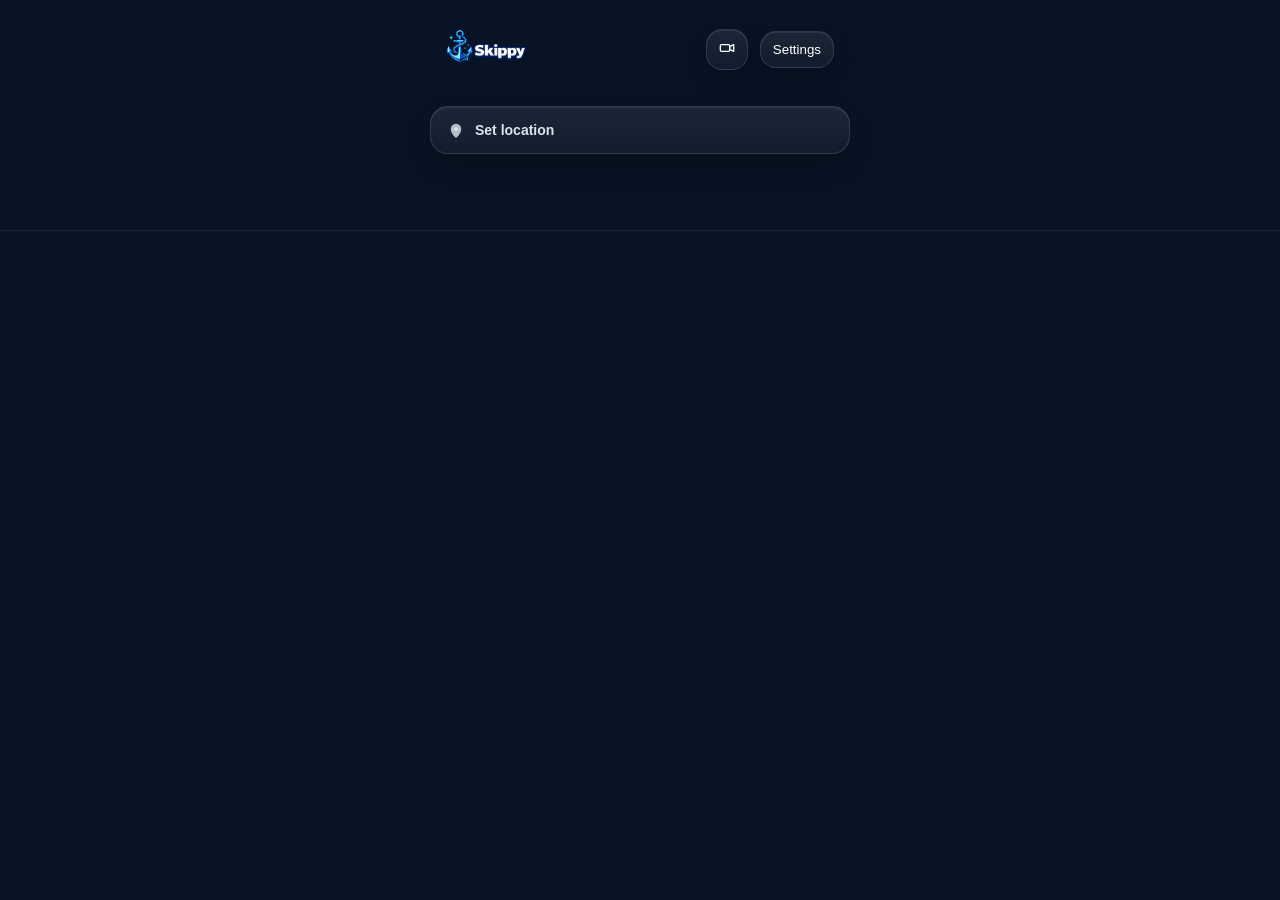
<file: docs/index.html>
<!doctype html>
<html lang="en">
  <head>
    <meta charset="utf-8" />
    <meta name="viewport" content="width=device-width,initial-scale=1" />
    <title>Skippy</title>
    <link rel="stylesheet" href="./styles.css" />
  </head>
  <body>
    <div id="splash" class="splash">
      <img src="./assets/skippy.png" alt="Skippy" class="splash-logo" />
    </div>

    <div id="appRoot">
      <div class="container">
      
      
        <div class="topbar">
          <div>
            <img src="./assets/logo_horz.png" alt="Skippy" class="logo-horz" />
            <!-- <div id="location" class="muted small">South Devon UK</div> -->
          </div>
        
          <div style="flex:1"></div>
        
          <button id="webcamBtn" class="btn" aria-label="Webcam">
            <span style="display:inline-flex; align-items:center;">
              <svg viewBox="0 0 24 24" width="16" height="16" aria-hidden="true" focusable="false">
                <path d="M4 7h10a2 2 0 0 1 2 2v6a2 2 0 0 1-2 2H4a2 2 0 0 1-2-2V9a2 2 0 0 1 2-2z"
                      fill="none" stroke="currentColor" stroke-width="2" stroke-linejoin="round"/>
                <path d="M16 10l6-3v10l-6-3v-4z"
                      fill="none" stroke="currentColor" stroke-width="2" stroke-linejoin="round"/>
              </svg>
            </span>
          </button>
        
          <button id="settingsBtn" class="btn">Settings</button>
        </div>

    

        <div class="spacer"></div>
          <div id="hoursModeCard" class="card hours-mode-card" role="button" aria-label="Daily hours mode (tap to change)">
          <div class="row">
            <div class="muted small">Daily hours mode</div>
            <div id="hoursModePill" class="pill">�</div>
          </div>
        </div>
        
        <div class="spacer"></div>


        <button id="locationBar" class="location-bar" type="button" aria-label="Set location">
          <div class="location-left">
            <!-- SVG pin icon (reliable across iOS/PWA, avoids emoji rendering issues) -->
            <svg
              class="location-pin"
              viewBox="0 0 24 24"
              width="18"
              height="18"
              aria-hidden="true"
              focusable="false"
            >
              <path
                d="M12 22s7-5.3 7-12a7 7 0 1 0-14 0c0 6.7 7 12 7 12z"
                fill="currentColor"
              ></path>
              <circle cx="12" cy="10" r="2.5" fill="rgba(255,255,255,0.85)"></circle>
            </svg>

            <span id="locationLabel" class="location-label">Set location</span>
          </div>
        </button>

        <div class="spacer"></div>

        <!-- Current conditions card -->
        <div id="condCard" class="card" style="display:none;">
          <div class="muted small">Loading...</div>
        </div>

        <div class="spacer"></div>

        <div id="bestCard" class="card">
          <div class="muted small">Best day this week</div>
          <div class="spacer"></div>
          <div class="muted small">Loading...</div>
        </div>

        <div class="spacer"></div>

        <div id="forecastLabel" class="muted small">weekly forecast</div>
        <div class="spacer"></div>

        <div id="days" class="list"></div>

        <div class="spacer"></div>
        <div class="muted small" id="footerNote"></div>
      </div>

      <div class="footerbar">
        <div class="row">
          <!-- (optional footer nav later) -->
        </div>
      </div>
    </div>

    <script src="./config.js"></script>
    <script type="module" src="./app.js"></script>
  </body>
</html>
</file>
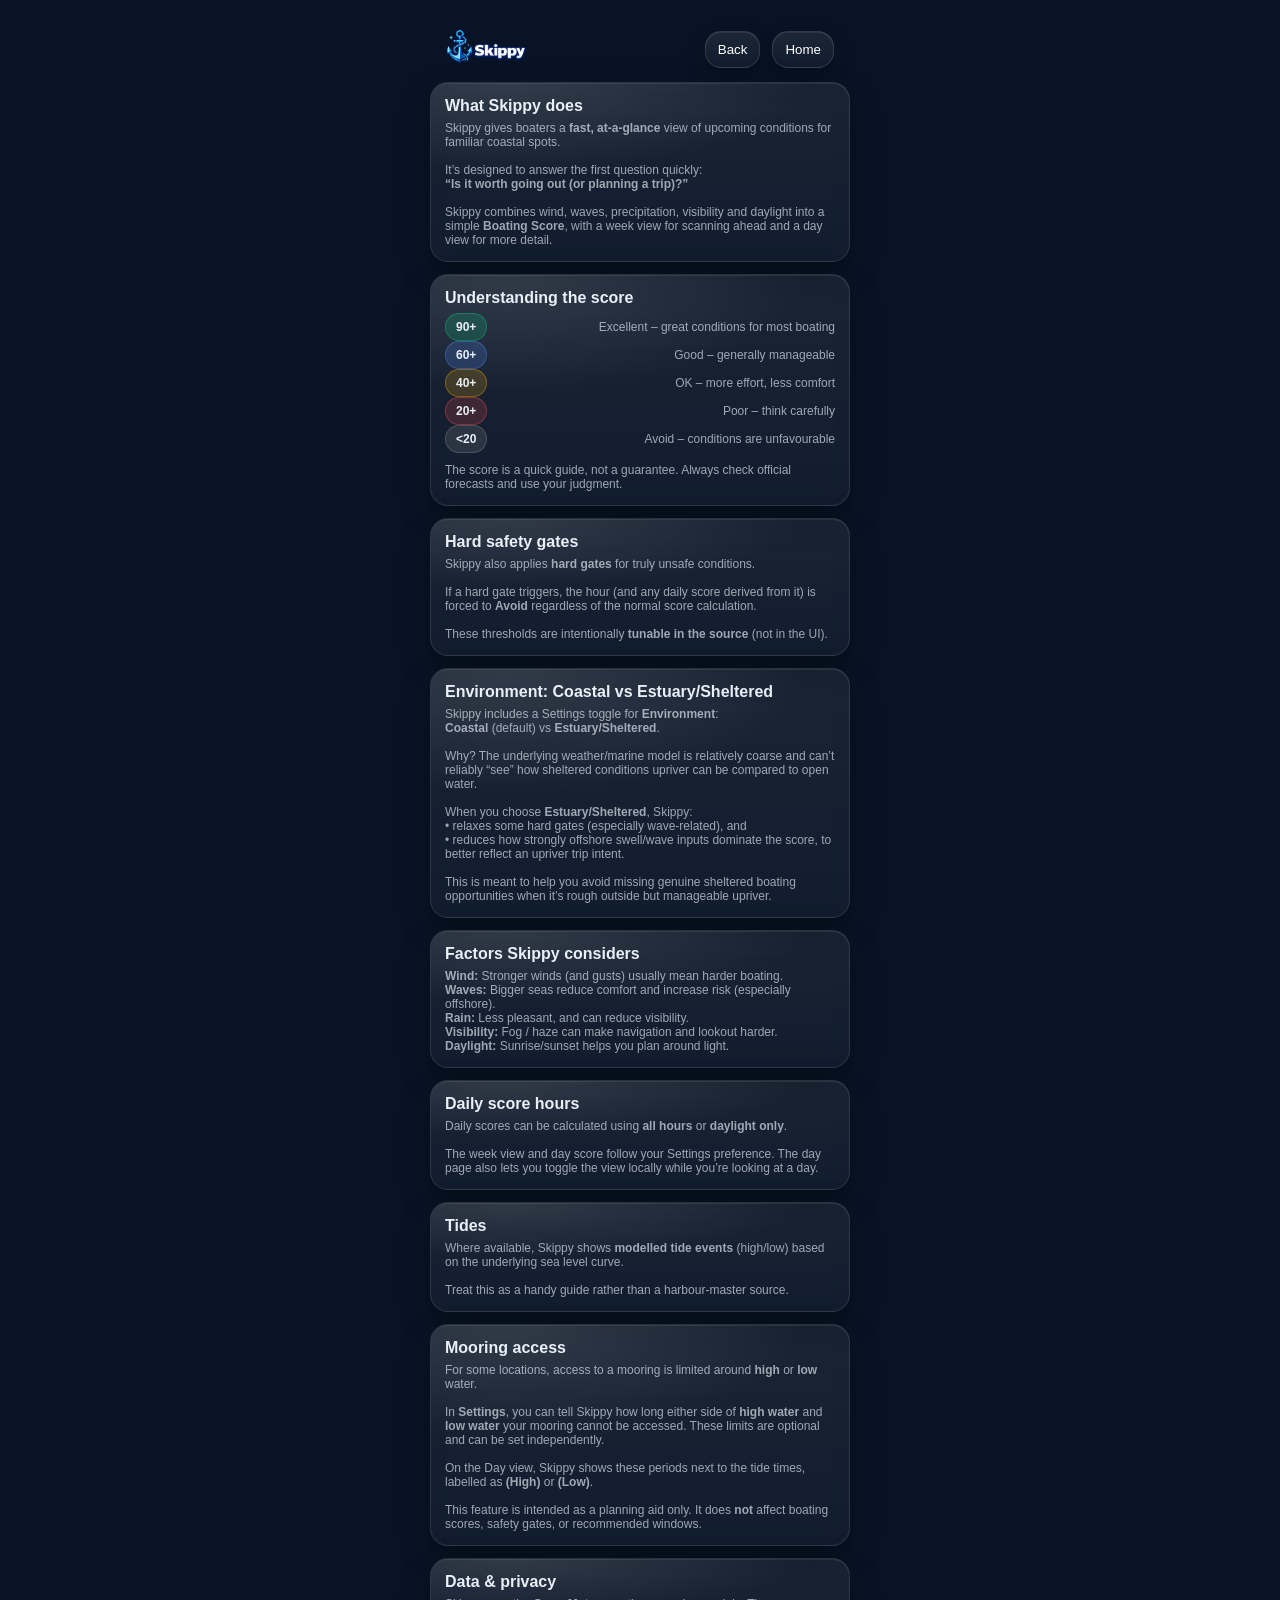
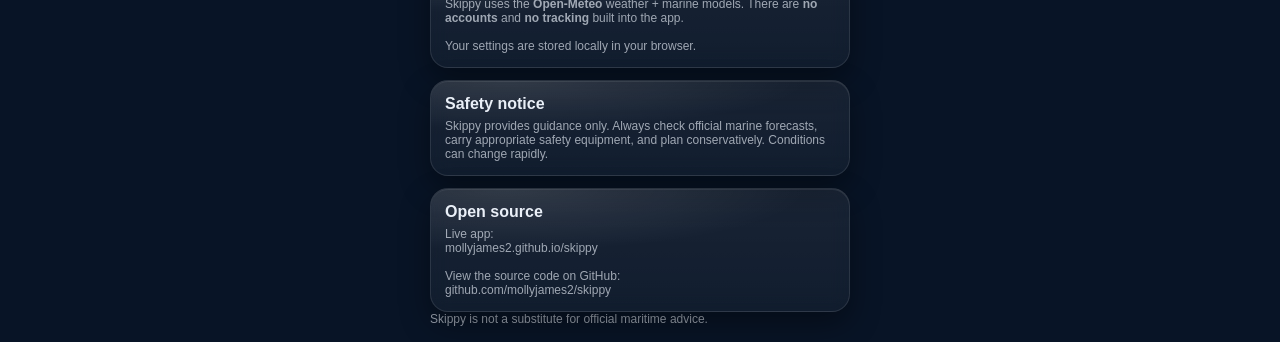
<file: docs/about.html>
<!doctype html>
<!-- Updated: 2026-01-24 -->
<html lang="en">
  <head>
    <meta charset="utf-8" />
    <meta name="viewport" content="width=device-width, initial-scale=1" />
    <title>Skippy - About</title>
    <link rel="stylesheet" href="./styles.css" />
  </head>

  <body>
    <div class="container">
      <div class="topbar">
        <img src="./assets/logo_horz.png" alt="Skippy" class="logo-horz" />
        <div style="flex: 1"></div>

        <button id="backBtn" class="btn">Back</button>
        <button id="homeBtn" class="btn">Home</button>
      </div>

      <div class="card">
        <div style="font-weight: 800; margin-bottom: 6px">What Skippy does</div>
        <div class="muted small">
          Skippy gives boaters a <b>fast, at-a-glance</b> view of upcoming conditions for
          familiar coastal spots.
          <br /><br />
          It’s designed to answer the first question quickly:
          <br />
          <b>“Is it worth going out (or planning a trip)?”</b>
          <br /><br />
          Skippy combines wind, waves, precipitation, visibility and daylight into a simple
          <b>Boating Score</b>, with a week view for scanning ahead and a day view for more
          detail.
        </div>
      </div>

      <div class="spacer"></div>

      <div class="card">
        <div style="font-weight: 800; margin-bottom: 6px">Understanding the score</div>

        <div class="row">
          <div class="pill excellent">90+</div>
          <div class="muted small">Excellent – great conditions for most boating</div>
        </div>

        <div class="row">
          <div class="pill good">60+</div>
          <div class="muted small">Good – generally manageable</div>
        </div>

        <div class="row">
          <div class="pill ok">40+</div>
          <div class="muted small">OK – more effort, less comfort</div>
        </div>

        <div class="row">
          <div class="pill poor">20+</div>
          <div class="muted small">Poor – think carefully</div>
        </div>

        <div class="row">
          <div class="pill avoid">&lt;20</div>
          <div class="muted small">Avoid – conditions are unfavourable</div>
        </div>

        <div class="muted small" style="margin-top: 10px">
          The score is a quick guide, not a guarantee. Always check official forecasts and
          use your judgment.
        </div>
      </div>

      <div class="spacer"></div>

      <div class="card">
        <div style="font-weight: 800; margin-bottom: 6px">Hard safety gates</div>

        <div class="muted small">
          Skippy also applies <b>hard gates</b> for truly unsafe conditions.
          <br /><br />
          If a hard gate triggers, the hour (and any daily score derived from it) is forced
          to <b>Avoid</b> regardless of the normal score calculation.
          <br /><br />
          These thresholds are intentionally <b>tunable in the source</b> (not in the UI).
        </div>
      </div>

      <div class="spacer"></div>

      <div class="card">
        <div style="font-weight: 800; margin-bottom: 6px">
          Environment: Coastal vs Estuary/Sheltered
        </div>

        <div class="muted small">
          Skippy includes a Settings toggle for <b>Environment</b>:
          <br />
          <b>Coastal</b> (default) vs <b>Estuary/Sheltered</b>.
          <br /><br />
          Why? The underlying weather/marine model is relatively coarse and can’t reliably
          “see” how sheltered conditions upriver can be compared to open water.
          <br /><br />
          When you choose <b>Estuary/Sheltered</b>, Skippy:
          <br />
          • relaxes some hard gates (especially wave-related), and<br />
          • reduces how strongly offshore swell/wave inputs dominate the score,
          to better reflect an upriver trip intent.
          <br /><br />
          This is meant to help you avoid missing genuine sheltered boating opportunities
          when it’s rough outside but manageable upriver.
        </div>
      </div>

      <div class="spacer"></div>

      <div class="card">
        <div style="font-weight: 800; margin-bottom: 6px">Factors Skippy considers</div>

        <div class="muted small">
          <b>Wind:</b> Stronger winds (and gusts) usually mean harder boating.<br />
          <b>Waves:</b> Bigger seas reduce comfort and increase risk (especially offshore).<br />
          <b>Rain:</b> Less pleasant, and can reduce visibility.<br />
          <b>Visibility:</b> Fog / haze can make navigation and lookout harder.<br />
          <b>Daylight:</b> Sunrise/sunset helps you plan around light.
        </div>
      </div>

      <div class="spacer"></div>

      <div class="card">
        <div style="font-weight: 800; margin-bottom: 6px">Daily score hours</div>
        <div class="muted small">
          Daily scores can be calculated using <b>all hours</b> or <b>daylight only</b>.
          <br /><br />
          The week view and day score follow your Settings preference.
          The day page also lets you toggle the view locally while you’re looking at a day.
        </div>
      </div>

      <div class="spacer"></div>

      <div class="card">
        <div style="font-weight: 800; margin-bottom: 6px">Tides</div>
        <div class="muted small">
          Where available, Skippy shows <b>modelled tide events</b> (high/low) based on the
          underlying sea level curve.
          <br /><br />
          Treat this as a handy guide rather than a harbour-master source.
        </div>
      </div>

      <div class="spacer"></div>

      <!-- NEW: Mooring access -->
      <div class="card">
        <div style="font-weight: 800; margin-bottom: 6px">Mooring access</div>
        <div class="muted small">
          For some locations, access to a mooring is limited around <b>high</b> or <b>low</b>
          water.
          <br /><br />
          In <b>Settings</b>, you can tell Skippy how long either side of
          <b>high water</b> and <b>low water</b> your mooring cannot be accessed.
          These limits are optional and can be set independently.
          <br /><br />
          On the Day view, Skippy shows these periods next to the tide times,
          labelled as <b>(High)</b> or <b>(Low)</b>.
          <br /><br />
          This feature is intended as a planning aid only.
          It does <b>not</b> affect boating scores, safety gates, or recommended windows.
        </div>
      </div>

      <div class="spacer"></div>

      <div class="card">
        <div style="font-weight: 800; margin-bottom: 6px">Data & privacy</div>
        <div class="muted small">
          Skippy uses the <b>Open-Meteo</b> weather + marine models.
          There are <b>no accounts</b> and <b>no tracking</b> built into the app.
          <br /><br />
          Your settings are stored locally in your browser.
        </div>
      </div>

      <div class="spacer"></div>

      <div class="card warning">
        <div style="font-weight: 800; margin-bottom: 6px">Safety notice</div>
        <div class="muted small">
          Skippy provides guidance only. Always check official marine forecasts, carry
          appropriate safety equipment, and plan conservatively. Conditions can change
          rapidly.
        </div>
      </div>

      <div class="spacer"></div>

      <div class="card">
        <div style="font-weight: 800; margin-bottom: 6px">Open source</div>
        <div class="muted small">
          Live app:
          <br />
          <a
            class="link"
            href="https://mollyjames2.github.io/skippy/"
            target="_blank"
            rel="noopener"
          >
            mollyjames2.github.io/skippy
          </a>
          <br /><br />
          View the source code on GitHub:
          <br />
          <a
            class="link"
            href="https://github.com/mollyjames2/skippy"
            target="_blank"
            rel="noopener"
          >
            github.com/mollyjames2/skippy
          </a>
        </div>
      </div>

      <div class="footer muted small">
        Skippy is not a substitute for official maritime advice.
      </div>
    </div>

    <script src="./about.js"></script>
  </body>
</html>
</file>
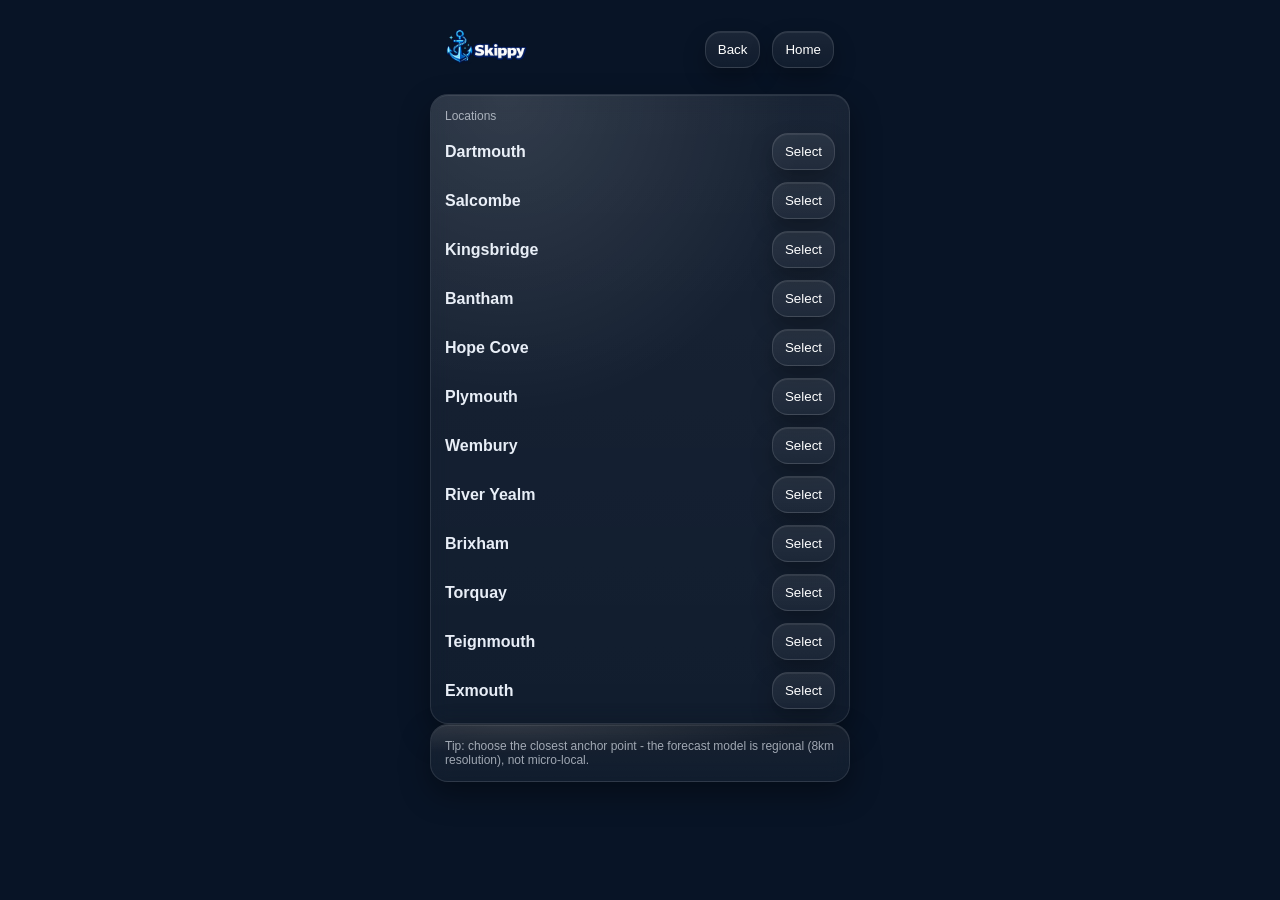
<file: docs/day.html>
<!DOCTYPE html>
<html>
  <head>
    <meta charset="utf-8" />
    <meta name="viewport" content="width=device-width,initial-scale=1" />
    <title>Skippy - Day</title>
    <link rel="stylesheet" href="./styles.css" />
  </head>
  <body>
    <div class="container">
      <div class="row">
        <a class="btn" href="./index.html">Back</a>
        <div style="text-align: right">
          <div class="muted small" id="location">South Devon UK</div>
          <div style="font-weight: 800" id="title">Loading...</div>
        </div>
      </div>

      <div class="spacer"></div>

      <div id="summary" class="card">
        <div class="muted small">Loading...</div>
      </div>

      <div class="spacer"></div>

      <div id="sunPill" class="card"></div>

      <div class="spacer"></div>

      <!-- Tides -->
      <div class="card">
        <h2>Tides</h2>
        <div class="spacer"></div>

        <!-- This header row is only populated/shown when mooring no-access is enabled -->
        <div class="row" id="noAccessHeaderRow" style="display:none;">
          <div></div>
          <div class="muted small" style="font-weight:800;">No mooring access</div>
        </div>

        <div class="list" id="tides"></div>
      </div>

      <div class="spacer"></div>

      <!-- Recommended windows -->
      <div class="card">
        <h2>Recommended windows</h2>
        <div class="spacer"></div>
        <div class="list" id="windows"></div>
      </div>

      <div class="spacer"></div>

      <!-- Hourly conditions -->
      <div class="card">
        <div class="row" style="align-items:flex-start;">
          <h2 style="margin:0;">Hourly conditions</h2>

          <div class="segmented" id="hoursToggle" aria-label="Hourly filter">
            <button class="segbtn" data-mode="all" type="button">All hours</button>
            <button class="segbtn" data-mode="daylight" type="button">Daylight</button>
          </div>
        </div>

        <div class="spacer"></div>
        <div class="list" id="hours"></div>
      </div>

      <div class="spacer"></div>
    </div>

    <script src="./config.js"></script>
    <script type="module" src="./day.js"></script>
  </body>
</html>
</file>
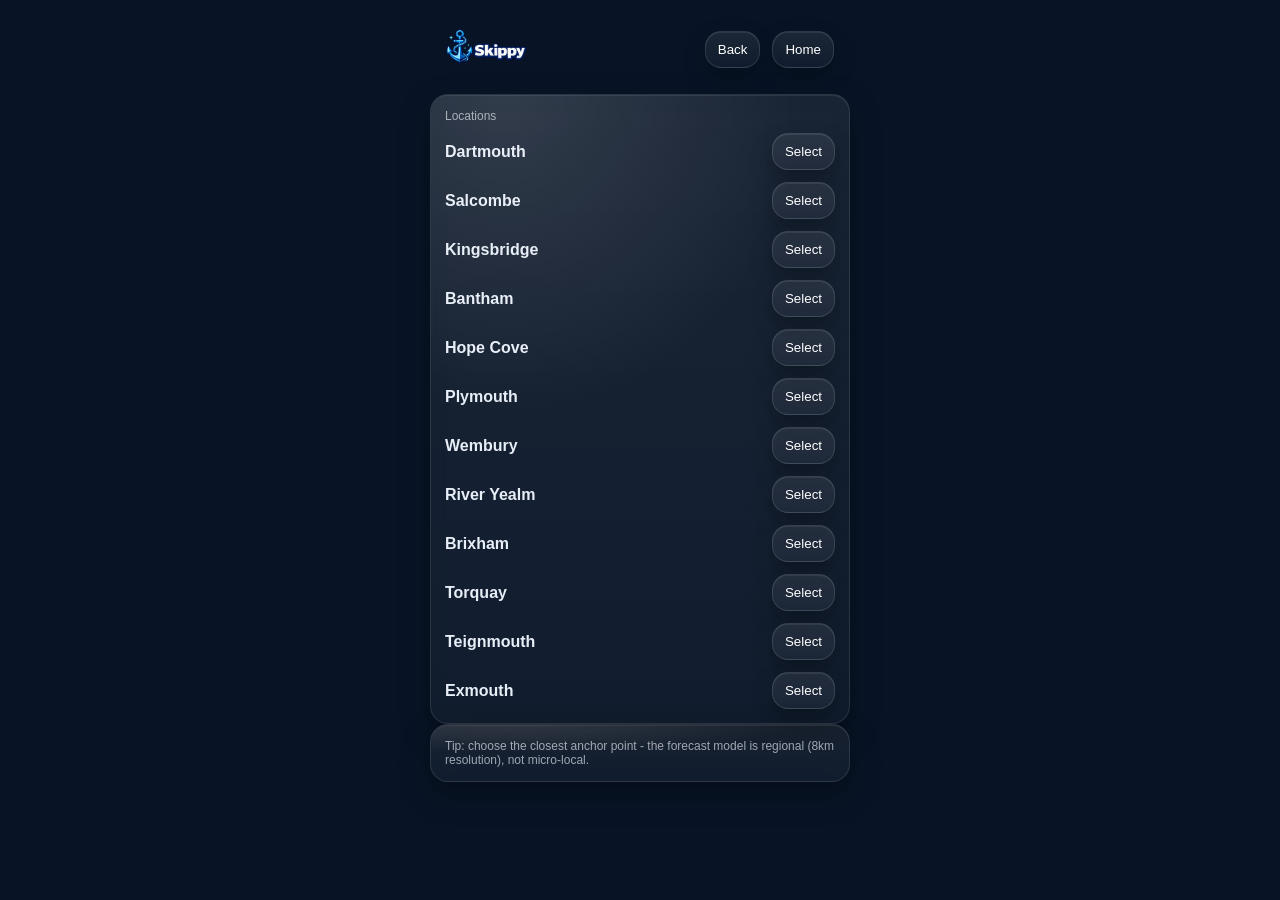
<file: docs/location.html>
<!doctype html>
<!-- Updated: 2026-01-20 -->
<html lang="en">
  <head>
    <meta charset="utf-8" />
    <meta name="viewport" content="width=device-width, initial-scale=1" />
    <title>Skippy - Choose location</title>
    <link rel="stylesheet" href="./styles.css" />
  </head>
  <body>
    <div class="container">
      <div class="topbar">
        <img src="./assets/logo_horz.png" alt="Skippy" class="logo-horz" />
        <div style="flex:1"></div>

        <button id="backBtn" class="btn">Back</button>
        <button id="homeBtn" class="btn">Home</button>
      </div>

      <div id="currentCard" class="card" style="display: none"></div>

      <div class="spacer"></div>

      <!-- Flat list (no groups) -->
      <div id="places" class="list"></div>

      <div class="card">
        <div class="muted small" id="status"></div>
      </div>
    </div>

    <script type="module" src="./location.js"></script>
  </body>
</html>
</file>
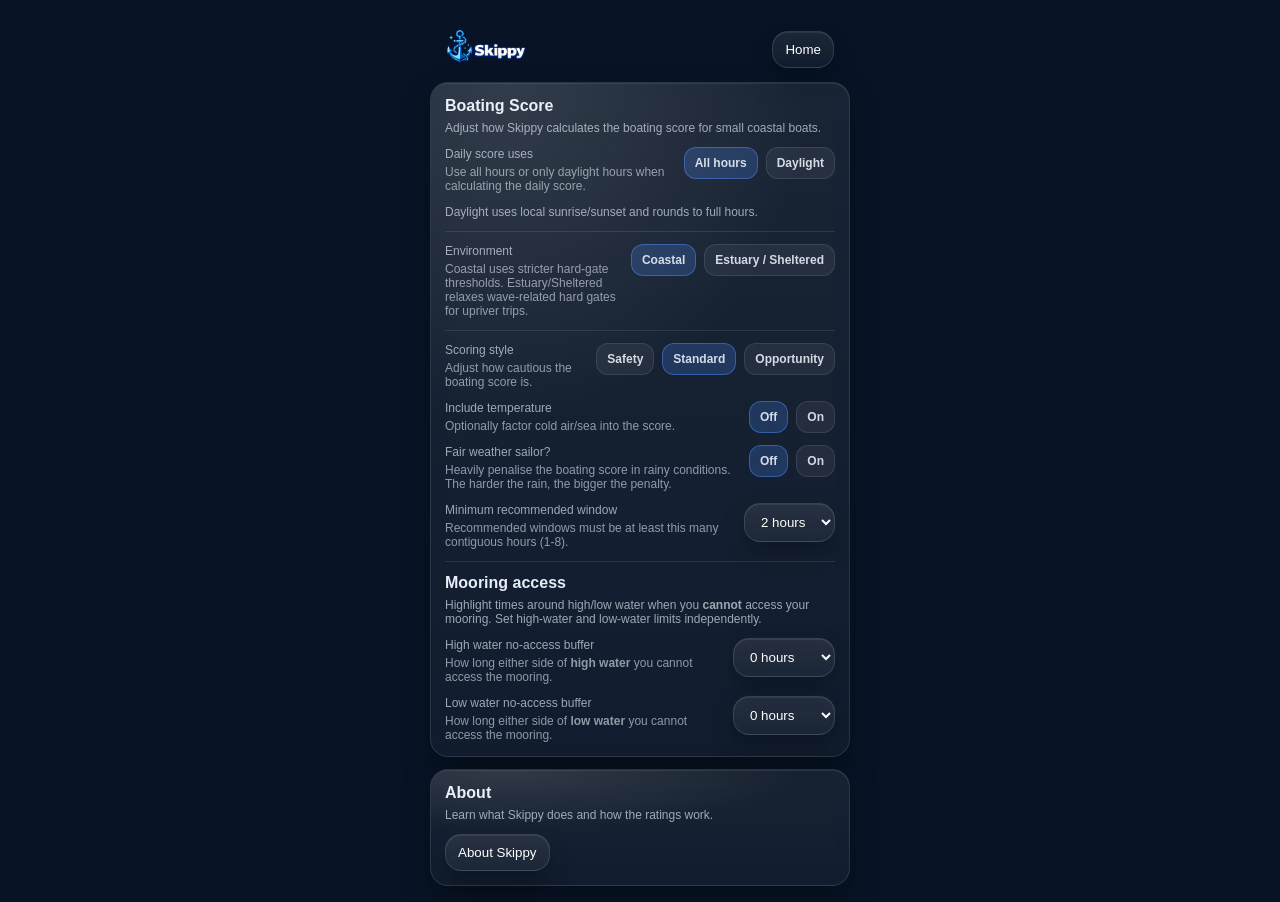
<file: docs/settings.html>
<!doctype html>
<html lang="en">
  <head>
    <meta charset="utf-8" />
    <meta name="viewport" content="width=device-width, initial-scale=1" />
    <title>Skippy - Settings</title>
    <link rel="stylesheet" href="./styles.css" />
  </head>
  <body>
    <div class="container">
      <div class="topbar">
        <img src="./assets/logo_horz.png" alt="Skippy" class="logo-horz" />
        <div style="flex:1"></div>
        <button id="homeBtn" class="btn" type="button">Home</button>
      </div>

      <!-- Boating score card -->
      <div class="card">
        <div style="font-weight:800; margin-bottom:6px;">Boating Score</div>
        <div class="muted small">
          Adjust how Skippy calculates the boating score for small coastal boats.
        </div>

        <div class="spacer"></div>

        <!-- Daily score hours -->
        <div class="row" style="align-items:flex-start;">
          <div class="muted small" style="flex:1;">
            Daily score uses
            <div class="muted small" style="margin-top:4px; opacity:0.9;">
              Use all hours or only daylight hours when calculating the daily score.
            </div>
          </div>

          <div class="segmented" id="dailyScoreMode" aria-label="Daily score hours">
            <button class="segbtn" data-mode="all" type="button">All hours</button>
            <button class="segbtn" data-mode="daylight" type="button">Daylight</button>
          </div>
        </div>

        <div class="spacer"></div>

        <div class="muted small">
          Daylight uses local sunrise/sunset and rounds to full hours.
        </div>

        <div class="spacer"></div>

        <!-- subtle divider -->
        <div style="height:1px; background: rgba(255,255,255,0.10);"></div>

        <div class="spacer"></div>

        <!-- Environment -->
        <div class="row" style="align-items:flex-start;">
          <div class="muted small" style="flex:1;">
            Environment
            <div class="muted small" style="margin-top:4px; opacity:0.9;">
              Coastal uses stricter hard-gate thresholds. Estuary/Sheltered relaxes wave-related hard gates for upriver trips.
            </div>
          </div>

          <div class="segmented" id="scoreEnvironment" aria-label="Environment">
            <button class="segbtn" data-env="coastal" type="button">Coastal</button>
            <button class="segbtn" data-env="estuary" type="button">Estuary / Sheltered</button>
          </div>
        </div>

        <div class="spacer"></div>

        <!-- subtle divider -->
        <div style="height:1px; background: rgba(255,255,255,0.10);"></div>

        <div class="spacer"></div>

        <!-- Scoring style -->
        <div class="row" style="align-items:flex-start;">
          <div class="muted small" style="flex:1;">
            Scoring style
            <div class="muted small" style="margin-top:4px; opacity:0.9;">
              Adjust how cautious the boating score is.
            </div>
          </div>

          <div class="segmented" id="scoreProfile" aria-label="Scoring style">
            <button class="segbtn" data-profile="safety" type="button">Safety</button>
            <button class="segbtn" data-profile="standard" type="button">Standard</button>
            <button class="segbtn" data-profile="opportunity" type="button">Opportunity</button>
          </div>
        </div>

        <div class="spacer"></div>

        <!-- Include temperature -->
        <div class="row" style="align-items:flex-start;">
          <div class="muted small" style="flex:1;">
            Include temperature
            <div class="muted small" style="margin-top:4px; opacity:0.9;">
              Optionally factor cold air/sea into the score.
            </div>
          </div>

          <div class="segmented" id="scoreTemp" aria-label="Include temperature">
            <button class="segbtn" data-temp="off" type="button">Off</button>
            <button class="segbtn" data-temp="on" type="button">On</button>
          </div>
        </div>

        <div class="spacer"></div>

        <!-- Fair weather sailor -->
        <div class="row" style="align-items:flex-start;">
          <div class="muted small" style="flex:1;">
            Fair weather sailor?
            <div class="muted small" style="margin-top:4px; opacity:0.9;">
              Heavily penalise the boating score in rainy conditions. The harder the rain, the bigger the penalty.
            </div>
          </div>

          <div class="segmented" id="scoreFairWeather" aria-label="Fair weather sailor">
            <button class="segbtn" data-fair="off" type="button">Off</button>
            <button class="segbtn" data-fair="on" type="button">On</button>
          </div>
        </div>

        <div class="spacer"></div>

        <!-- Minimum recommended window -->
        <div class="row" style="align-items:flex-start;">
          <div class="muted small" style="flex:1;">
            Minimum recommended window
            <div class="muted small" style="margin-top:4px; opacity:0.9;">
              Recommended windows must be at least this many contiguous hours (1-8).
            </div>
          </div>

          <select id="minWindowHours" class="btn" aria-label="Minimum recommended window (hours)">
            <option value="1">1 hour</option>
            <option value="2">2 hours</option>
            <option value="3">3 hours</option>
            <option value="4">4 hours</option>
            <option value="5">5 hours</option>
            <option value="6">6 hours</option>
            <option value="7">7 hours</option>
            <option value="8">8 hours</option>
          </select>
        </div>

        <div class="spacer"></div>

        <!-- subtle divider -->
        <div style="height:1px; background: rgba(255,255,255,0.10);"></div>

        <div class="spacer"></div>

        <!-- Mooring access windows -->
        <div style="font-weight:800; margin-bottom:6px;">Mooring access</div>
        <div class="muted small">
          Highlight times around high/low water when you <b>cannot</b> access your mooring.
          Set high-water and low-water limits independently.
        </div>

        <div class="spacer"></div>

        <div class="row" style="align-items:flex-start;">
          <div class="muted small" style="flex:1;">
            High water no-access buffer
            <div class="muted small" style="margin-top:4px; opacity:0.9;">
              How long either side of <b>high water</b> you cannot access the mooring.
            </div>
          </div>

          <select id="mooringHighNoAccess" class="btn" aria-label="High water no-access buffer (hours)">
            <option value="0">0 hours</option>
            <option value="0.5">0.5 hours</option>
            <option value="1">1 hour</option>
            <option value="1.5">1.5 hours</option>
            <option value="2">2 hours</option>
            <option value="2.5">2.5 hours</option>
            <option value="3">3 hours</option>
          </select>
        </div>

        <div class="spacer"></div>

        <div class="row" style="align-items:flex-start;">
          <div class="muted small" style="flex:1;">
            Low water no-access buffer
            <div class="muted small" style="margin-top:4px; opacity:0.9;">
              How long either side of <b>low water</b> you cannot access the mooring.
            </div>
          </div>

          <select id="mooringLowNoAccess" class="btn" aria-label="Low water no-access buffer (hours)">
            <option value="0">0 hours</option>
            <option value="0.5">0.5 hours</option>
            <option value="1">1 hour</option>
            <option value="1.5">1.5 hours</option>
            <option value="2">2 hours</option>
            <option value="2.5">2.5 hours</option>
            <option value="3">3 hours</option>
          </select>
        </div>
      </div>

      <div class="spacer"></div>

      <!-- About card -->
      <div class="card">
        <div style="font-weight:800; margin-bottom:6px;">About</div>
        <div class="muted small">
          Learn what Skippy does and how the ratings work.
        </div>

        <div class="spacer"></div>

        <button id="aboutBtn" class="btn" type="button">About Skippy</button>
      </div>

      <div class="footer muted small" id="footerNote"></div>
    </div>

    <script type="module" src="./settings.js"></script>
  </body>
</html>
</file>
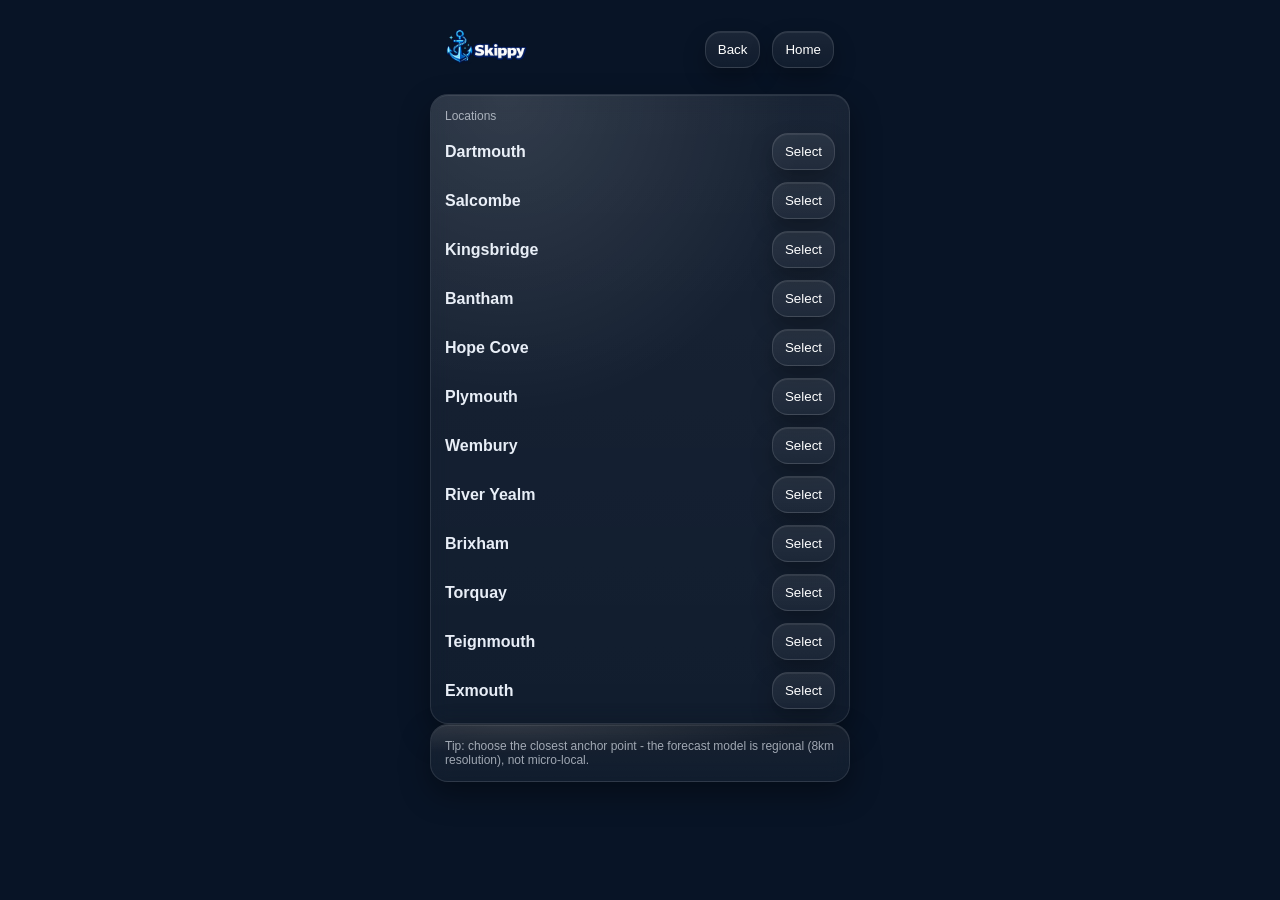
<file: docs/today.html>
<!DOCTYPE html>
<html>
  <head>
    <meta charset="utf-8" />
    <meta name="viewport" content="width=device-width,initial-scale=1" />
    <title>Skippy - Today</title>
    <link rel="stylesheet" href="./styles.css" />
  </head>
  <body>
    <div class="container">
      <div class="row">
        <a class="btn" href="./index.html">Back</a>
        <div style="text-align: right">
          <div class="muted small" id="location">South Devon UK</div>
          <div style="font-weight: 800" id="title">Loading...</div>
        </div>
      </div>

      <div class="spacer"></div>

      <div id="summary" class="card">
        <div class="muted small">Loading...</div>
      </div>

      <div class="spacer"></div>

      <!-- Warnings (shown only when active) -->
      <div id="warningsCard" class="card" style="display:none;">
        <h2 style="margin:0;">Warnings</h2>
        <div class="spacer"></div>
        <div class="list" id="warnings"></div>
      </div>

      <div class="spacer" id="warningsSpacer" style="display:none;"></div>
      
      <!-- Recommended windows -->
      <div class="card">
        <h2>Recommended windows</h2>
        <div class="spacer"></div>
        <div class="list" id="windows"></div>
      </div>

      <div class="spacer"></div>

      <!-- Tides -->
      <div class="card">
        <h2>Tides</h2>
        <div class="spacer"></div>

        <!-- This header row is only populated/shown when mooring no-access is enabled -->
        <div class="row" id="noAccessHeaderRow" style="display:none;">
          <div></div>
          <div class="muted small" style="font-weight:800;">No mooring access</div>
        </div>

        <div class="list" id="tides"></div>
      </div>

      <div class="spacer"></div>
      
      <!-- Current conditions (extended) -->
      <div id="currentConditionsCard" class="card">
        <h2 style="margin:0;">Current conditions</h2>
        <div class="spacer"></div>

        <div class="muted small" id="currentConditionsMeta">Loading...</div>
        <div class="spacer"></div>

        <div class="list" id="currentConditions"></div>
      </div>

      <div class="spacer"></div>

      <div id="sunPill" class="card"></div>

      <div class="spacer"></div>



      
      <!-- Hourly conditions -->
      <div class="card">
        <div class="row" style="align-items:flex-start;">
          <h2 style="margin:0;">Hourly conditions</h2>

          <div class="segmented" id="hoursToggle" aria-label="Hourly filter">
            <button class="segbtn" data-mode="all" type="button">All hours</button>
            <button class="segbtn" data-mode="daylight" type="button">Daylight</button>
          </div>
        </div>

        <div class="spacer"></div>
        <div class="list" id="hours"></div>
      </div>

      <div class="spacer"></div>
    </div>

    <script src="./config.js"></script>
    <script type="module" src="./today.js"></script>
  </body>
</html>
</file>
<file: docs/styles.css>
:root {
  color-scheme: dark;
}

body {
  margin: 0;
  font-family: -apple-system, BlinkMacSystemFont, "Segoe UI", Roboto, Arial, sans-serif;
  background: #081426;
  color: #e8eef7;
}

a {
  color: inherit;
  text-decoration: none;
}

.container {
  max-width: 420px;
  margin: 0 auto;
  padding: 16px;
}

/* -----------------------------
   Cards: premium depth + glass
----------------------------- */

.card {
  position: relative;
  background: linear-gradient(
    180deg,
    rgba(255, 255, 255, 0.07),
    rgba(255, 255, 255, 0.04)
  );
  border: 1px solid rgba(255, 255, 255, 0.10);
  border-radius: 18px;
  padding: 14px;

  box-shadow:
    0 12px 30px rgba(0, 0, 0, 0.38),
    inset 0 1px 0 rgba(255, 255, 255, 0.08);

  backdrop-filter: blur(10px);
  -webkit-backdrop-filter: blur(10px);

  transition: transform 140ms ease, box-shadow 140ms ease, border-color 140ms ease;
}

.card::before {
  content: "";
  position: absolute;
  inset: 0;
  border-radius: inherit;
  pointer-events: none;

  background: radial-gradient(
    120% 85% at 18% 0%,
    rgba(255, 255, 255, 0.14),
    rgba(255, 255, 255, 0) 60%
  );

  opacity: 0.8;
}

.card:active {
  transform: scale(0.992);
  box-shadow:
    0 10px 24px rgba(0, 0, 0, 0.34),
    inset 0 1px 0 rgba(255, 255, 255, 0.07);
}

#tideCard.card {
  border-color: rgba(255, 255, 255, 0.14);
  box-shadow:
    0 16px 40px rgba(0, 0, 0, 0.44),
    inset 0 1px 0 rgba(255, 255, 255, 0.10);
}


.hours-mode-card {
  padding: 10px 12px;
  cursor: pointer;
}

.hours-mode-card:active {
  transform: scale(0.992);
}

.hours-mode-card .pill {
  white-space: nowrap;
}

/* -----------------------------
   Layout utilities
----------------------------- */

.row {
  display: flex;
  gap: 12px;
  align-items: center;
  justify-content: space-between;
}

.spacer {
  height: 12px;
}

.small {
  font-size: 12px;
}

.muted {
  color: rgba(232, 238, 247, 0.72);
}

.muted.small {
  color: rgba(232, 238, 247, 0.66);
}

.big {
  font-size: 34px;
  font-weight: 800;
}

h1, h2, h3 {
  margin: 0;
}

h1 { font-size: 20px; }
h2 { font-size: 16px; }

/* -----------------------------
   Lists + tiles
----------------------------- */

.list {
  display: flex;
  flex-direction: column;
  gap: 10px;
}

.tilegrid {
  display: grid;
  grid-template-columns: 1fr 1fr;
  gap: 10px;
}

.cond-grid-3 {
  display: grid;
  grid-template-columns: 1fr 1fr 1fr;
  gap: 8px;
}

.cond-grid-2 {
  display: grid;
  grid-template-columns: 1fr 1fr;
  gap: 8px;
}

.tile {
  position: relative;
  background: linear-gradient(
    180deg,
    rgba(255, 255, 255, 0.06),
    rgba(255, 255, 255, 0.035)
  );
  border: 1px solid rgba(255, 255, 255, 0.09);
  border-radius: 16px;
  padding: 12px;
  box-shadow:
    0 10px 22px rgba(0, 0, 0, 0.30),
    inset 0 1px 0 rgba(255, 255, 255, 0.07);
}

/* -----------------------------
   Pills
----------------------------- */

.pill {
  padding: 6px 10px;
  border-radius: 999px;
  font-weight: 700;
  font-size: 12px;
}

.pill.excellent {
  background: rgba(0, 200, 120, 0.20);
  border: 1px solid rgba(0, 200, 120, 0.35);
}

.pill.good {
  background: rgba(80, 140, 255, 0.20);
  border: 1px solid rgba(80, 140, 255, 0.35);
}

.pill.ok {
  background: rgba(255, 170, 0, 0.18);
  border: 1px solid rgba(255, 170, 0, 0.35);
}

.pill.poor {
  background: rgba(255, 80, 80, 0.18);
  border: 1px solid rgba(255, 80, 80, 0.35);
}

.pill.avoid {
  background: rgba(140, 140, 140, 0.20);
  border: 1px solid rgba(140, 140, 140, 0.35);
}

/* -----------------------------
   Footer bar
----------------------------- */

.footerbar {
  position: sticky;
  bottom: 0;
  background: rgba(8, 20, 38, 0.90);
  border-top: 1px solid rgba(255, 255, 255, 0.08);
  padding: 10px 16px;
}

.footerbar .row {
  max-width: 420px;
  margin: 0 auto;
}

/* -----------------------------
   Buttons
----------------------------- */

.btn {
  background: linear-gradient(
    180deg,
    rgba(255, 255, 255, 0.08),
    rgba(255, 255, 255, 0.04)
  );
  border: 1px solid rgba(255, 255, 255, 0.12);
  border-radius: 16px;
  padding: 10px 12px;

  box-shadow:
    0 10px 22px rgba(0, 0, 0, 0.28),
    inset 0 1px 0 rgba(255, 255, 255, 0.08);

  transition: transform 140ms ease, box-shadow 140ms ease, border-color 140ms ease;
}

.btn:active {
  transform: scale(0.992);
  box-shadow:
    0 8px 18px rgba(0, 0, 0, 0.24),
    inset 0 1px 0 rgba(255, 255, 255, 0.07);
}

/* -----------------------------
   Splash screen
----------------------------- */

.splash {
  position: fixed;
  inset: 0;
  background: #081426;
  display: flex;
  align-items: center;
  justify-content: center;
  z-index: 9999;
}

.splash-logo {
  width: 200px;
  max-width: 70%;
  height: auto;
  opacity: 0;
  animation: splashFadeIn 260ms ease forwards;
}

@keyframes splashFadeIn {
  from { opacity: 0; transform: translateY(6px); }
  to   { opacity: 1; transform: translateY(0); }
}

.splash-hide {
  opacity: 0;
  transition: opacity 280ms ease;
}

/* -----------------------------
   Branding
----------------------------- */

.logo-horz {
  height: 30px;
  max-width: 220px;
  width: auto;
  display: block;
  margin-bottom: 6px;
}

@media (min-width: 480px) {
  .logo-horz { height: 36px; }
}

.topbar-spacer { height: 56px; }

.topbar {
  max-width: 420px;
  margin: 0 auto;
  padding: 12px 16px;
  display: flex;
  align-items: center;
  gap: 12px;
}

/* -----------------------------
   Location bar
----------------------------- */

.location-bar {
  width: 100%;
  max-width: 420px;
  margin: 0 auto;
  padding: 14px 16px;

  display: flex;
  align-items: center;
  justify-content: space-between;
  gap: 12px;

  background: linear-gradient(
    180deg,
    rgba(255, 255, 255, 0.08),
    rgba(255, 255, 255, 0.04)
  );
  border: 1px solid rgba(255, 255, 255, 0.12);
  border-radius: 18px;

  color: rgba(232, 238, 247, 0.95);
  font-size: 14px;
  font-weight: 700;

  box-shadow:
    0 12px 26px rgba(0, 0, 0, 0.30),
    inset 0 1px 0 rgba(255, 255, 255, 0.08);

  cursor: pointer;

  transition: transform 140ms ease, box-shadow 140ms ease, border-color 140ms ease;
}

.location-bar:active { transform: scale(0.992); }

.location-left {
  display: flex;
  align-items: center;
  gap: 10px;
  min-width: 0;
}

.location-label {
  font-weight: 800;
  overflow: hidden;
  text-overflow: ellipsis;
  white-space: nowrap;
}

.location-pin {
  width: 18px;
  height: 18px;
  flex: 0 0 auto;
  opacity: 0.9;
  color: rgba(232, 238, 247, 0.85);
  display: block;
  transform: translateY(0.5px);
}

/* -----------------------------
   Settings segmented controls
----------------------------- */

.segmented { display: flex; gap: 8px; }

.segbtn {
  background: rgba(255, 255, 255, 0.06);
  border: 1px solid rgba(255, 255, 255, 0.10);
  border-radius: 12px;
  padding: 8px 10px;
  font-size: 12px;
  font-weight: 700;
  color: rgba(232, 238, 247, 0.9);
}

.segbtn.active {
  background: rgba(80, 140, 255, 0.22);
  border: 1px solid rgba(80, 140, 255, 0.45);
}

/* -----------------------------
   Hourly columns (mini-card look)
----------------------------- */

/* -----------------------------
   Hourly mini-cards (no header)
----------------------------- */

.hourly-item {
  background: rgba(255, 255, 255, 0.04);
  border: 1px solid rgba(255, 255, 255, 0.07);
  border-radius: 14px;
  padding: 12px;
  margin-bottom: 12px;
}

.hourly-row {
  display: grid;
  grid-template-columns: 56px 1fr 68px;
  gap: 10px;
  align-items: start;
}

.hourly-time b {
  font-size: 20px;
  letter-spacing: 0.2px;
}

/* Middle block */
.hourly-mid {
  min-width: 0;
}

.hourly-line1,
.hourly-line2 {
  display: flex;
  gap: 14px;
  flex-wrap: wrap;
}

.hourly-line2 {
  margin-top: 8px;
}

/* Metric rows */
.hourly-metric {
  display: inline-flex;
  align-items: center;
  gap: 6px;
  white-space: nowrap;
}

.hourly-metric .val {
  font-weight: 800;
  font-size: 13px;
  color: rgba(255, 255, 255, 0.92);
}

.bracket {
  font-size: 0.85em;
  opacity: 0.7;
  font-weight: 600;
}

/* SVG sizing fixes */
.hourly-metric svg {
  width: 16px;
  height: 16px;
}

/* Score badge */
.hourly-score {
  text-align: right;
}

.hourly-score-badge {
  display: inline-flex !important;
  width: 42px;
  height: 42px;
  align-items: center;
  justify-content: center;
  border-radius: 999px;
  font-weight: 900;
  padding: 0 !important;
}



/* -----------------------------
   Score-toned cards
----------------------------- */

.card.tone-excellent {
  background: linear-gradient(180deg, rgba(0, 200, 120, 0.22), rgba(0, 200, 120, 0.14));
  border: 1px solid rgba(0, 200, 120, 0.38);
  box-shadow:
    0 16px 40px rgba(0, 0, 0, 0.45),
    0 0 28px rgba(0, 200, 120, 0.10),
    inset 0 1px 0 rgba(255, 255, 255, 0.10);
}

.card.tone-good {
  background: linear-gradient(180deg, rgba(80, 140, 255, 0.22), rgba(80, 140, 255, 0.14));
  border: 1px solid rgba(80, 140, 255, 0.38);
  box-shadow:
    0 16px 40px rgba(0, 0, 0, 0.45),
    0 0 28px rgba(80, 140, 255, 0.10),
    inset 0 1px 0 rgba(255, 255, 255, 0.10);
}

.card.tone-ok {
  background: linear-gradient(180deg, rgba(255, 170, 0, 0.20), rgba(255, 170, 0, 0.12));
  border: 1px solid rgba(255, 170, 0, 0.38);
  box-shadow:
    0 16px 40px rgba(0, 0, 0, 0.45),
    0 0 22px rgba(255, 170, 0, 0.08),
    inset 0 1px 0 rgba(255, 255, 255, 0.10);
}

.card.tone-poor {
  background: linear-gradient(180deg, rgba(255, 80, 80, 0.20), rgba(255, 80, 80, 0.12));
  border: 1px solid rgba(255, 80, 80, 0.38);
  box-shadow:
    0 16px 40px rgba(0, 0, 0, 0.45),
    0 0 22px rgba(255, 80, 80, 0.08),
    inset 0 1px 0 rgba(255, 255, 255, 0.10);
}

.card.tone-avoid {
  background: linear-gradient(180deg, rgba(140, 140, 140, 0.20), rgba(140, 140, 140, 0.12));
  border: 1px solid rgba(140, 140, 140, 0.38);
  box-shadow:
    0 16px 40px rgba(0, 0, 0, 0.45),
    0 0 18px rgba(140, 140, 140, 0.06),
    inset 0 1px 0 rgba(255, 255, 255, 0.10);
}

/* -----------------------------
   Today + Best card UI
----------------------------- */

/* Title: big, mixed case, not bold */
.today-title{
  font-size: 28px;
  font-weight: 500;
  letter-spacing: 0.015em;
  color: rgba(232,238,247,0.95);
  text-shadow: 0 1px 0 rgba(0,0,0,0.25);
  margin-bottom: 6px;

  /* prevent title from running under the badge */
  white-space: normal;
  overflow-wrap: anywhere;
}

/* IMPORTANT: prevent grid overlap on mobile by allowing left column to shrink */

.today-grid{
  display: grid;
  grid-template-columns: minmax(0, 1fr) 104px; /* was 120px (or 1fr 120px) */
  gap: 14px;
  align-items: stretch;
}

.today-left,
.best-left{
  min-width: 0; /* critical to prevent text overlapping the badge column */
}

.today-spacer-tight{ height: 8px; }

.today-headline{
  font-size: 16px;
  font-weight: 500;
  letter-spacing: -0.01em;
  line-height: 1.18;
  color: rgba(232,238,247,0.98);
}

.today-headline-strong{
  font-weight: 800;
  color: rgba(232, 238, 247, 1);
}

.today-section-title{
  font-size: 12px;
  font-weight: 500;
  text-transform: none;
  letter-spacing: 0.01em;
  color: rgba(232,238,247,0.70);
}

.today-footer{
  font-size: 11px;
  color: rgba(232, 238, 247, 0.60);
  line-height: 1.25;
}

/* 2x2 chips */
.today-chips{
  display: grid;
  grid-template-columns: 1fr 1fr;
  gap: 12px;
}

/* Rounder, slightly more opaque chips + centered content */
.today-chip{
  background: rgba(255, 255, 255, 0.075);
  border: 1px solid rgba(255, 255, 255, 0.10);
  border-radius: 18px;
  padding: 10px 10px;

  box-shadow:
    0 8px 18px rgba(0,0,0,0.18),
    inset 0 1px 0 rgba(255,255,255,0.08);

  display: flex;
  flex-direction: column;
  align-items: center;
  justify-content: center;

  transition: background 120ms ease, box-shadow 120ms ease, border-color 120ms ease;
}

.today-chip-top{
  display: flex;
  align-items: center;
  justify-content: center;
  gap: 6px;
  margin-bottom: 4px;
  text-align: center;

  color: rgba(232, 238, 247, 0.70);
  font-size: 11px;
  font-weight: 700;
  letter-spacing: 0.04em;
  text-transform: uppercase;
}

.today-chip-top svg{
  width: 14px;
  height: 14px;
  opacity: 0.95;
}

.today-chip-value{
  display: flex;
  align-items: center;
  justify-content: center;
  gap: 6px;
  text-align: center;
  line-height: 1.1;

  min-height: 18px;
}

.today-chip-main{
  font-size: 12px;
  font-weight: 800;
  color: rgba(232, 238, 247, 0.96);
}

.today-chip-sub{
  font-size: 12px;
  font-weight: 700;
  color: rgba(232, 238, 247, 0.78);
}

.today-chip-feels{
  font-size: 11px;
  font-weight: 700;
  color: rgba(232, 238, 247, 0.72);
  white-space: nowrap;
}

/* Condition chip: icon + words, centered */
.today-chip--cond{
  display: flex;
  align-items: center;
  justify-content: center;
}

.today-chip-cond{
  display: flex;
  align-items: center;
  justify-content: center;
  gap: 8px;

  font-size: 12px;
  font-weight: 800;
  color: rgba(232, 238, 247, 0.96);
  text-transform: lowercase;
  line-height: 1.1;
  text-align: center;
}

.today-chip-cond svg{
  width: 18px;
  height: 18px;
  opacity: 0.95;
}

/* Right column */
.today-score-wrap{
  display: flex;
  align-items: center;
  justify-content: flex-end;
}

.today-score-stack{
  width: 120px;
  max-width: 120px;
  text-align: center;

  /* IMPORTANT: no global vertical shift (it caused Best card overlap) */
  transform: none;
}

/* If you want the badge lifted ONLY on the Today card, scope it here */
#tideCard .today-score-stack{
  transform: translateY(-40px);
}

.today-score-label{
  font-size: 10px;
  font-weight: 600;
  letter-spacing: 0.10em;
  text-transform: uppercase;
  color: rgba(232,238,247,0.70);
}

.today-score-word{
  margin-top: 6px;
  font-size: 14px;
  font-weight: 700;
  letter-spacing: 0.10em;
  text-transform: uppercase;
  color: rgba(232,238,247,0.94);
  line-height: 1.1;
}

/* 3D number circle */
.today-score-circle{
  width: 84px;
  height: 84px;
  margin: 10px auto 0 auto;
  border-radius: 999px;

  display: flex;
  align-items: center;
  justify-content: center;

  border: 1px solid rgba(255,255,255,0.18);
  box-shadow:
    0 14px 28px rgba(0,0,0,0.42),
    inset 0 2px 0 rgba(255,255,255,0.18),
    inset 0 -10px 18px rgba(0,0,0,0.22);

  position: relative;
}

.today-score-circle::before{
  content:"";
  position:absolute;
  inset: 0;
  border-radius: inherit;
  background: radial-gradient(
    70% 60% at 30% 25%,
    rgba(255,255,255,0.22),
    rgba(255,255,255,0) 60%
  );
  pointer-events:none;
  opacity: 0.95;
}

.today-score-circle::after{
  content:"";
  position:absolute;
  inset: -2px;
  border-radius: inherit;
  pointer-events:none;
  opacity: 0.55;
  filter: blur(6px);
  background: radial-gradient(
    60% 60% at 50% 40%,
    rgba(255,255,255,0.12),
    rgba(255,255,255,0) 70%
  );
}

.today-score-num{
  font-size: 34px;
  font-weight: 800;
  line-height: 1;
  color: rgba(232,238,247,1);
  transform: translateY(1px);
}

/* Circle tone backgrounds */
.today-score-circle.tone-excellent{ background: rgba(0,200,120,0.70); border-color: rgba(0,200,120,0.44); }
.today-score-circle.tone-good{      background: rgba(80,140,255,0.70); border-color: rgba(80,140,255,0.44); }
.today-score-circle.tone-ok{        background: rgba(255,170,0,0.70); border-color: rgba(255,170,0,0.44); }
.today-score-circle.tone-poor{      background: rgba(255,80,80,0.70); border-color: rgba(255,80,80,0.44); }
.today-score-circle.tone-avoid{     background: rgba(140,140,140,0.72); border-color: rgba(140,140,140,0.44); }

/* -----------------------------
   Best day this week card
----------------------------- */

.best-grid{
  display: grid;
  grid-template-columns: minmax(0, 1fr) 104px; /* match today */
  gap: 14px;
  align-items: stretch;
}


.best-dayline{
  font-size: 18px;
  font-weight: 600;
  letter-spacing: -0.01em;
  color: rgba(232,238,247,0.98);
  line-height: 1.2;

  overflow-wrap: anywhere;
}

.best-subtle{
  margin-top: 4px;
  font-size: 12px;
  font-weight: 500;
  color: rgba(232,238,247,0.66);
}

.best-week-message{
  font-size: 20px;
  font-style: italic;
  font-weight: 500;
  color: rgba(232,238,247,0.95);
  line-height: 1.25;
  padding: 8px 2px;
  text-align: center;
}

.time-pill {
  display: inline-block;
  padding: 2px 8px;
  border-radius: 999px;
  font-weight: 600;
  font-size: 12px;
  line-height: 1.4;
}

.window-row {
  display: flex;
  align-items: center;
  justify-content: space-between;
  margin-bottom: 8px;
}

.window-row .pill {
  font-weight: 700;
}


.tone-poor {
  background: linear-gradient(180deg, rgba(255, 80, 80, 0.20), rgba(255, 80, 80, 0.12));
  border: 1px solid rgba(255, 80, 80, 0.38);
  box-shadow:
    0 16px 40px rgba(0, 0, 0, 0.45),
    0 0 22px rgba(255, 80, 80, 0.08),
    inset 0 1px 0 rgba(255, 255, 255, 0.10);
}


/* -----------------------------
   Mobile guardrails (prevents overlap on very small screens)
----------------------------- */


@media (max-width: 420px){
  .today-grid,
  .best-grid{
    grid-template-columns: minmax(0, 1fr) 96px;
    gap: 12px;
  }

  .today-score-stack{
    width: 96px;
    max-width: 96px;
  }

  .today-score-circle{
    width: 68px;
    height: 68px;
  }

  .today-score-num{
    font-size: 28px;
  }

  /* keep Today badge lift, but reduce it slightly on phones */
  #tideCard .today-score-stack{
    transform: translateY(-75px);
  }
  
  #bestCard .today-score-stack{
    transform: translateY(-20px);
  }
}

}
</file>
